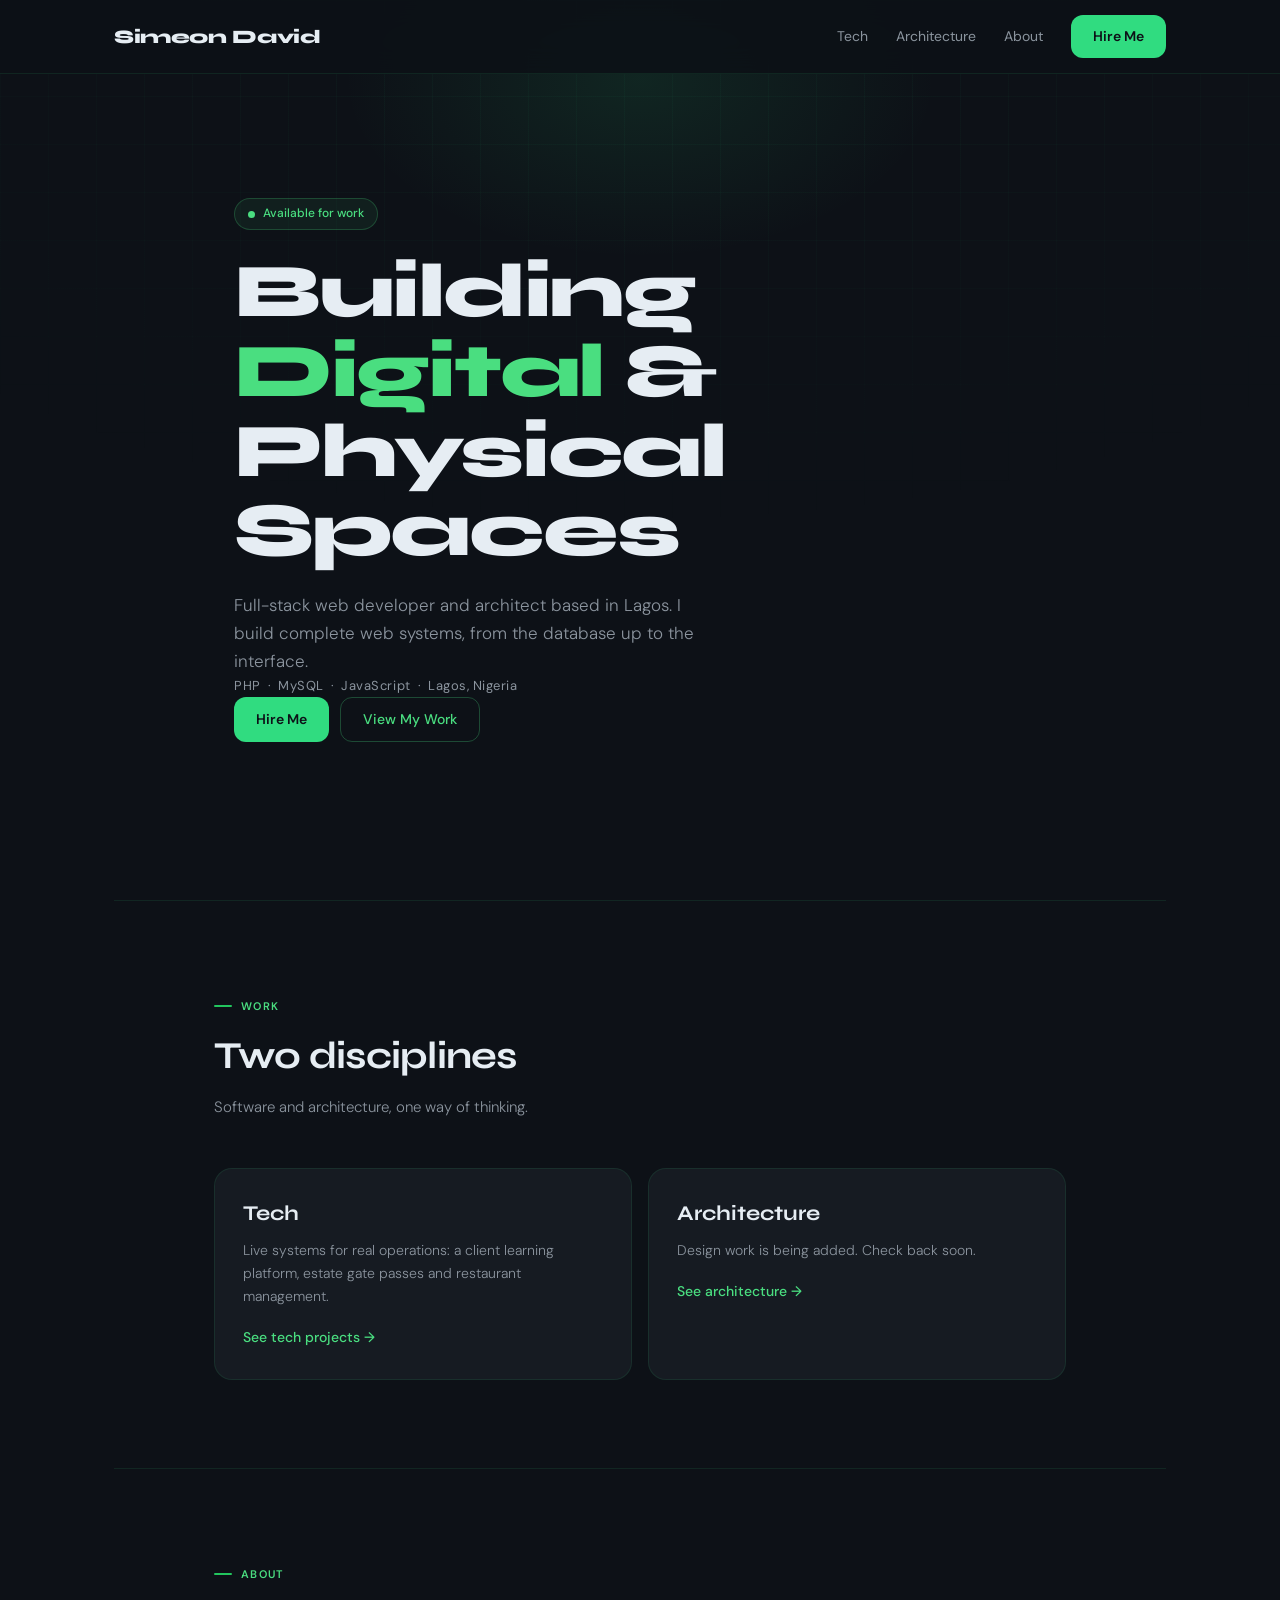
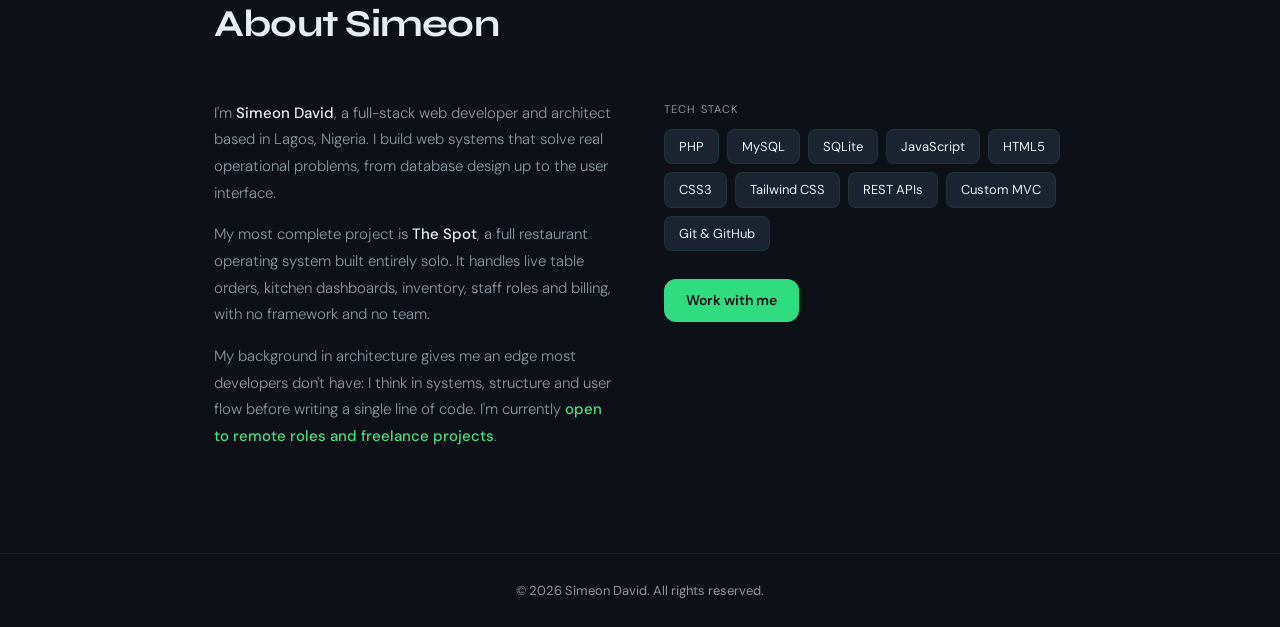
<file: index.html>
<!DOCTYPE html>
<html lang="en">
<head>
<meta charset="UTF-8"><script>document.documentElement.classList.add('js')</script><meta name="viewport" content="width=device-width, initial-scale=1.0">
<title>Simeon David — Web Developer & Architect</title>
<meta name="description" content="Full-stack web developer and architect based in Lagos, Nigeria.">
<link rel="icon" href="img/favicon.svg" type="image/svg+xml">
<link rel="icon" href="img/favicon.ico" sizes="any">
<link rel="apple-touch-icon" href="img/apple-touch-icon.png">
<link rel="manifest" href="site.webmanifest">
<meta name="theme-color" content="#0d1117">
<link rel="preconnect" href="https://fonts.googleapis.com"><link rel="preconnect" href="https://fonts.gstatic.com" crossorigin>
<link href="https://fonts.googleapis.com/css2?family=Syne:wght@400;600;700;800&family=DM+Sans:wght@300;400;500;600&display=swap" rel="stylesheet">
<link rel="stylesheet" href="https://cdnjs.cloudflare.com/ajax/libs/font-awesome/6.6.0/css/all.min.css" crossorigin="anonymous">
<link rel="stylesheet" href="styles.css">
</head>
<body>
<header>
  <div class="nav-inner">
    <a class="nav-logo syne" href="index.html">Simeon David</a>
    <nav class="nav-links">
      <a href="tech.html">Tech</a>
      <a href="architecture.html">Architecture</a>
      <a href="index.html#about">About</a>
      <a href="contact.html" class="btn-green">Hire Me</a>
    </nav>
    <button class="hamburger" id="hamburger" aria-label="Open menu" aria-expanded="false">&#9776;</button>
  </div>
  <div class="mobile-nav" id="mobile-nav">
    <a href="tech.html">Tech</a>
    <a href="architecture.html">Architecture</a>
    <a href="index.html#about">About</a>
    <a href="contact.html" class="btn-green">Hire Me</a>
  </div>
</header>

<div class="hero-wrap">
  <div class="hero-grid"></div><div class="hero-glow"></div>
  <div class="hero">
    <div class="avail-row hs"><span class="avail"><span class="avail-dot"></span>Available for work</span></div>
    <h1 class="hs">Building <em>Digital</em> &amp;<br>Physical Spaces</h1>
    <p class="hero-sub hs">Full-stack web developer and architect based in Lagos. I build complete web systems, from the database up to the interface.</p>
    <p class="hero-meta hs">PHP &nbsp;&middot;&nbsp; MySQL &nbsp;&middot;&nbsp; JavaScript &nbsp;&middot;&nbsp; Lagos, Nigeria</p>
    <div class="hero-ctas hs">
      <a href="contact.html" class="btn-green">Hire Me</a>
      <a href="tech.html" class="btn-outline">View My Work</a>
    </div>
  </div>
</div>
<div class="wide"><hr class="div"></div>
<section>
  <div class="container">
    <p class="eyebrow">Work</p>
    <h2 class="section-title syne">Two disciplines</h2>
    <p class="section-sub">Software and architecture, one way of thinking.</p>
    <div class="doors">
      <a href="tech.html" class="door"><h3>Tech</h3><p>Live systems for real operations: a client learning platform, estate gate passes and restaurant management.</p><span class="go">See tech projects &rarr;</span></a>
      <a href="architecture.html" class="door"><h3>Architecture</h3><p>Design work is being added. Check back soon.</p><span class="go">See architecture &rarr;</span></a>
    </div>
  </div>
</section>
<div class="wide"><hr class="div"></div>
<section id="about">
  <div class="container">
    <p class="eyebrow">About</p>
    <h2 class="section-title syne">About Simeon</h2>
    <div style="margin-bottom:44px"></div>
    <div class="about-grid">
      <div class="about-text">
        <p>I'm <strong>Simeon David</strong>, a full-stack web developer and architect based in Lagos, Nigeria. I build web systems that solve real operational problems, from database design up to the user interface.</p>
        <p>My most complete project is <strong>The Spot</strong>, a full restaurant operating system built entirely solo. It handles live table orders, kitchen dashboards, inventory, staff roles and billing, with no framework and no team.</p>
        <p>My background in architecture gives me an edge most developers don't have: I think in systems, structure and user flow before writing a single line of code. I'm currently <span class="hi">open to remote roles and freelance projects</span>.</p>
      </div>
      <div>
        <p class="skills-label">Tech stack</p>
        <div class="skills-chips">
          <span class="chip">PHP</span><span class="chip">MySQL</span><span class="chip">SQLite</span><span class="chip">JavaScript</span><span class="chip">HTML5</span><span class="chip">CSS3</span><span class="chip">Tailwind CSS</span><span class="chip">REST APIs</span><span class="chip">Custom MVC</span><span class="chip">Git &amp; GitHub</span>
        </div>
        <a href="contact.html" class="btn-green">Work with me</a>
      </div>
    </div>
  </div>
</section>
<footer><p>&copy; <span id="yr"></span> Simeon David. All rights reserved.</p></footer>
<script src="app.js"></script>
</body>
</html>
</file>
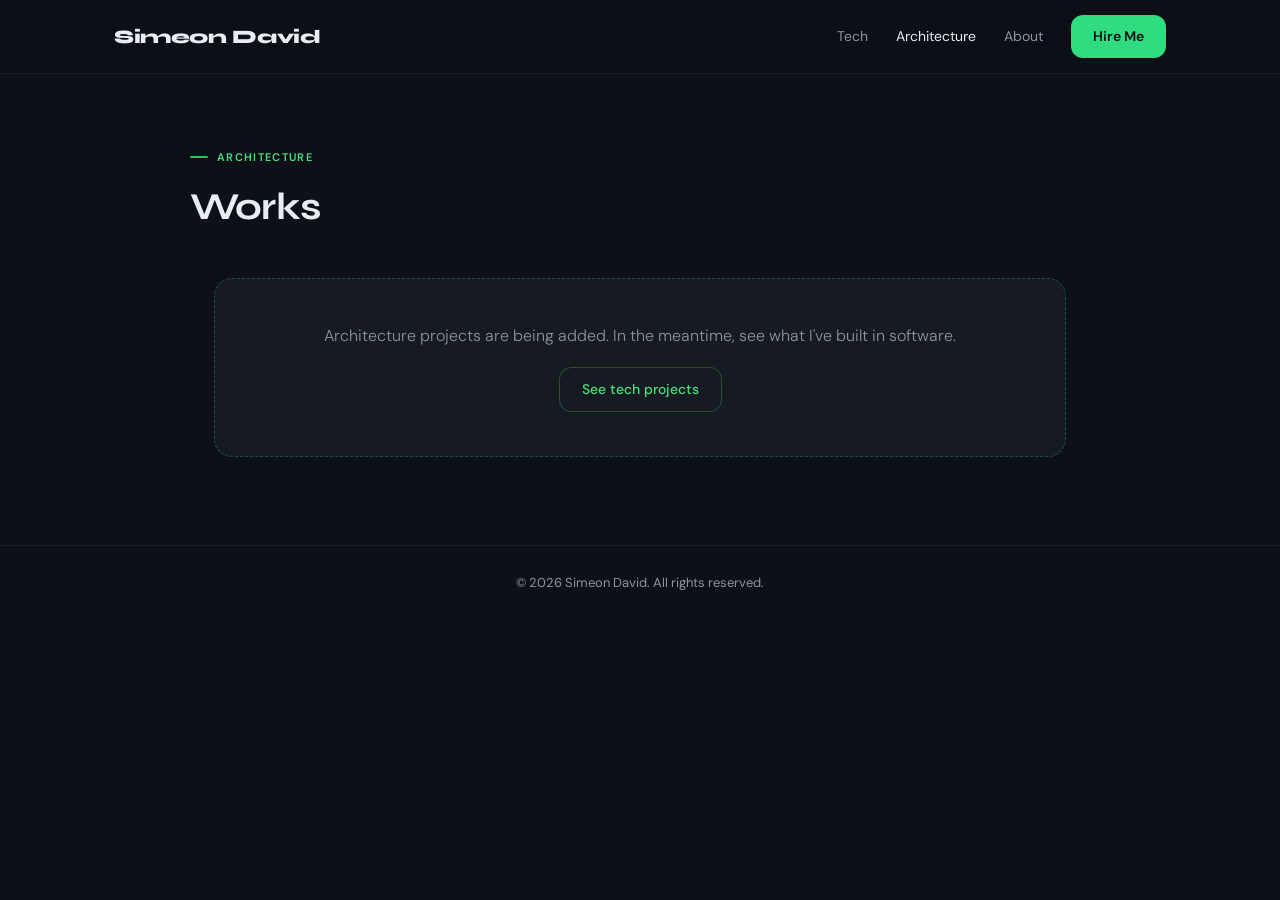
<file: architecture.html>
<!DOCTYPE html>
<html lang="en">
<head>
<meta charset="UTF-8"><script>document.documentElement.classList.add('js')</script><meta name="viewport" content="width=device-width, initial-scale=1.0">
<title>Architecture — Simeon David</title>
<meta name="description" content="Architecture projects by Simeon David.">
<link rel="icon" href="img/favicon.svg" type="image/svg+xml">
<link rel="icon" href="img/favicon.ico" sizes="any">
<link rel="apple-touch-icon" href="img/apple-touch-icon.png">
<link rel="manifest" href="site.webmanifest">
<meta name="theme-color" content="#0d1117">
<link rel="preconnect" href="https://fonts.googleapis.com"><link rel="preconnect" href="https://fonts.gstatic.com" crossorigin>
<link href="https://fonts.googleapis.com/css2?family=Syne:wght@400;600;700;800&family=DM+Sans:wght@300;400;500;600&display=swap" rel="stylesheet">
<link rel="stylesheet" href="https://cdnjs.cloudflare.com/ajax/libs/font-awesome/6.6.0/css/all.min.css" crossorigin="anonymous">
<link rel="stylesheet" href="styles.css">
</head>
<body>
<header>
  <div class="nav-inner">
    <a class="nav-logo syne" href="index.html">Simeon David</a>
    <nav class="nav-links">
      <a href="tech.html">Tech</a>
      <a href="architecture.html" aria-current="page">Architecture</a>
      <a href="index.html#about">About</a>
      <a href="contact.html" class="btn-green">Hire Me</a>
    </nav>
    <button class="hamburger" id="hamburger" aria-label="Open menu" aria-expanded="false">&#9776;</button>
  </div>
  <div class="mobile-nav" id="mobile-nav">
    <a href="tech.html">Tech</a>
    <a href="architecture.html" aria-current="page">Architecture</a>
    <a href="index.html#about">About</a>
    <a href="contact.html" class="btn-green">Hire Me</a>
  </div>
</header>

<div class="container page-head">
  <p class="eyebrow">Architecture</p>
  <h1 class="section-title syne">Works</h1>
</div>
<section style="padding-top:32px">
  <div class="container">
    <div class="empty">
      <p>Architecture projects are being added. In the meantime, see what I've built in software.</p>
      <a href="tech.html" class="btn-outline">See tech projects</a>
    </div>
  </div>
</section>
<footer><p>&copy; <span id="yr"></span> Simeon David. All rights reserved.</p></footer>
<script src="app.js"></script>
</body>
</html>
</file>
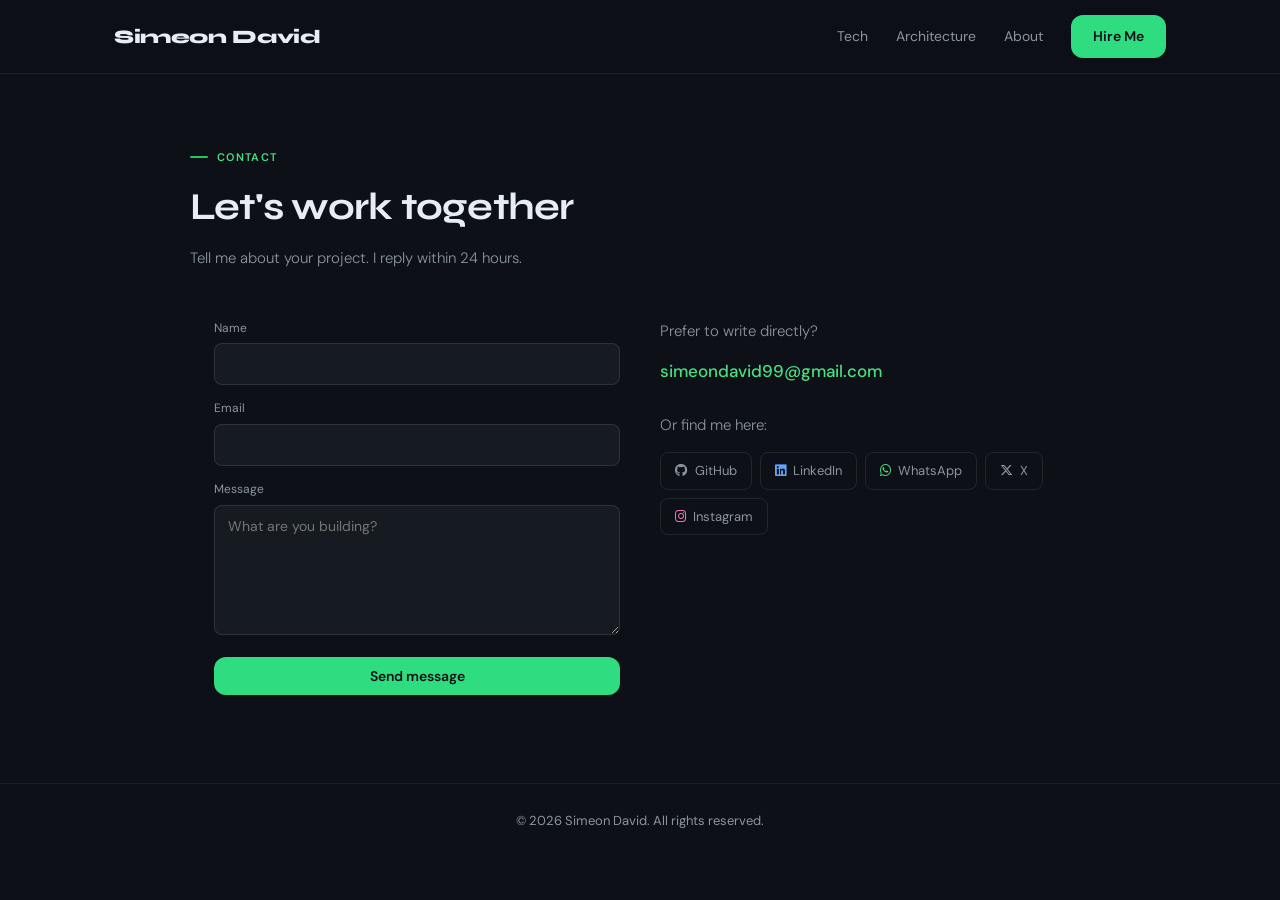
<file: contact.html>
<!DOCTYPE html>
<html lang="en">
<head>
<meta charset="UTF-8"><script>document.documentElement.classList.add('js')</script><meta name="viewport" content="width=device-width, initial-scale=1.0">
<title>Contact — Simeon David</title>
<meta name="description" content="Hire Simeon David for web development and architecture work.">
<link rel="icon" href="img/favicon.svg" type="image/svg+xml">
<link rel="icon" href="img/favicon.ico" sizes="any">
<link rel="apple-touch-icon" href="img/apple-touch-icon.png">
<link rel="manifest" href="site.webmanifest">
<meta name="theme-color" content="#0d1117">
<link rel="preconnect" href="https://fonts.googleapis.com"><link rel="preconnect" href="https://fonts.gstatic.com" crossorigin>
<link href="https://fonts.googleapis.com/css2?family=Syne:wght@400;600;700;800&family=DM+Sans:wght@300;400;500;600&display=swap" rel="stylesheet">
<link rel="stylesheet" href="https://cdnjs.cloudflare.com/ajax/libs/font-awesome/6.6.0/css/all.min.css" crossorigin="anonymous">
<link rel="stylesheet" href="styles.css">
</head>
<body>
<header>
  <div class="nav-inner">
    <a class="nav-logo syne" href="index.html">Simeon David</a>
    <nav class="nav-links">
      <a href="tech.html">Tech</a>
      <a href="architecture.html">Architecture</a>
      <a href="index.html#about">About</a>
      <a href="contact.html" class="btn-green">Hire Me</a>
    </nav>
    <button class="hamburger" id="hamburger" aria-label="Open menu" aria-expanded="false">&#9776;</button>
  </div>
  <div class="mobile-nav" id="mobile-nav">
    <a href="tech.html">Tech</a>
    <a href="architecture.html">Architecture</a>
    <a href="index.html#about">About</a>
    <a href="contact.html" class="btn-green">Hire Me</a>
  </div>
</header>

<div class="container page-head">
  <p class="eyebrow">Contact</p>
  <h1 class="section-title syne">Let's work together</h1>
  <p class="section-sub" style="margin-bottom:0">Tell me about your project. I reply within 24 hours.</p>
</div>
<div class="container">
  <div class="contact-grid">
    <form id="contact-form">
      <div class="field"><label for="name">Name</label><input class="input" id="name" name="name" required autocomplete="name"></div>
      <div class="field"><label for="email">Email</label><input class="input" id="email" name="email" type="email" required autocomplete="email"></div>
      <div class="field"><label for="message">Message</label><textarea class="input" id="message" name="message" required placeholder="What are you building?"></textarea></div>
      <button class="btn-green" type="submit" style="width:100%;justify-content:center">Send message</button>
    </form>
    <div class="direct">
      <p>Prefer to write directly?</p>
      <a class="mail" href="mailto:simeondavid99@gmail.com">simeondavid99@gmail.com</a>
      <p>Or find me here:</p>
      <div class="socials">
        <a href="https://github.com/minty-9" target="_blank" rel="noopener" class="social"><i class="fa-brands fa-github"></i> GitHub</a>
        <a href="https://www.linkedin.com/in/david-simeon-8b136a156" target="_blank" rel="noopener" class="social"><i class="fa-brands fa-linkedin" style="color:#60a5fa"></i> LinkedIn</a>
        <a href="https://wa.link/c4ub0x" target="_blank" rel="noopener" class="social"><i class="fa-brands fa-whatsapp" style="color:#4ade80"></i> WhatsApp</a>
        <a href="https://x.com/onlyoneminty?s=21" target="_blank" rel="noopener" class="social"><i class="fa-brands fa-x-twitter"></i> X</a>
        <a href="https://www.instagram.com/_mintyyy.__" target="_blank" rel="noopener" class="social"><i class="fa-brands fa-instagram" style="color:#f472b6"></i> Instagram</a>
      </div>
    </div>
  </div>
</div>
<footer><p>&copy; <span id="yr"></span> Simeon David. All rights reserved.</p></footer>
<script src="app.js"></script>
</body>
</html>
</file>
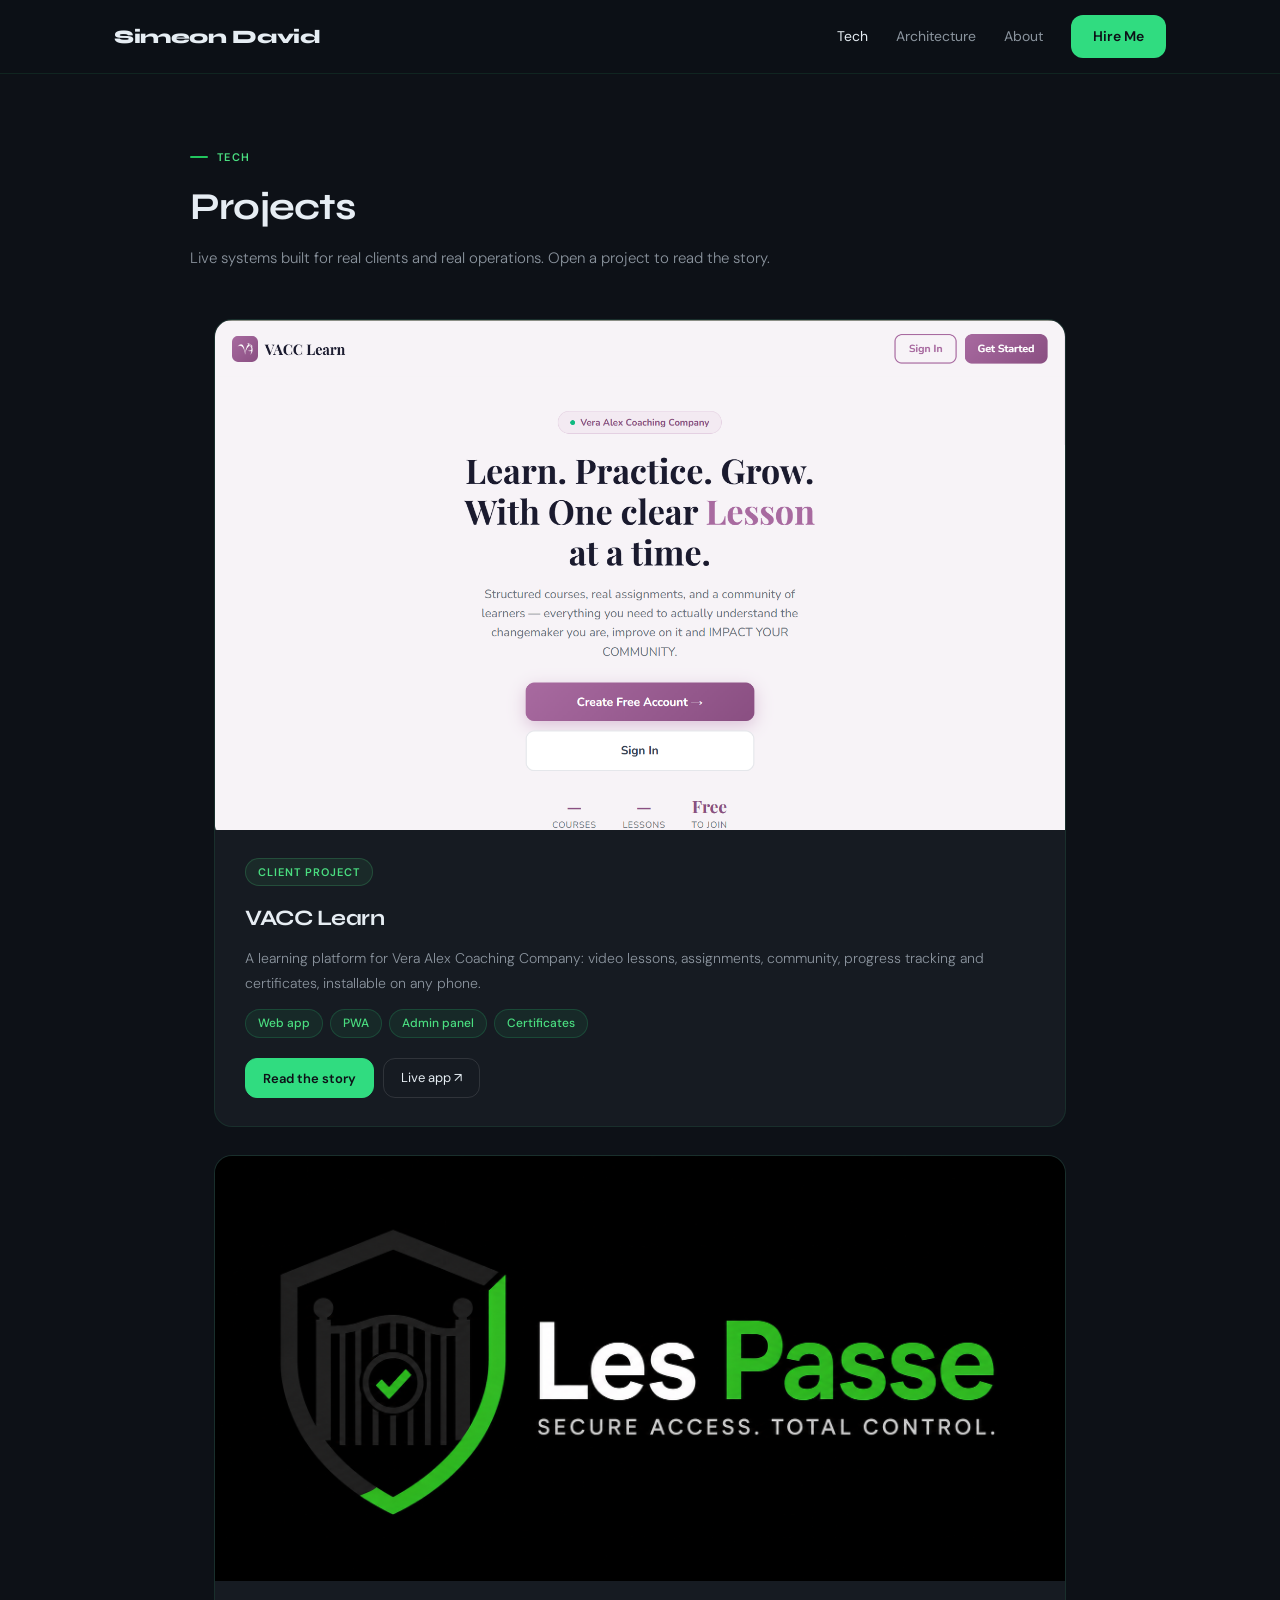
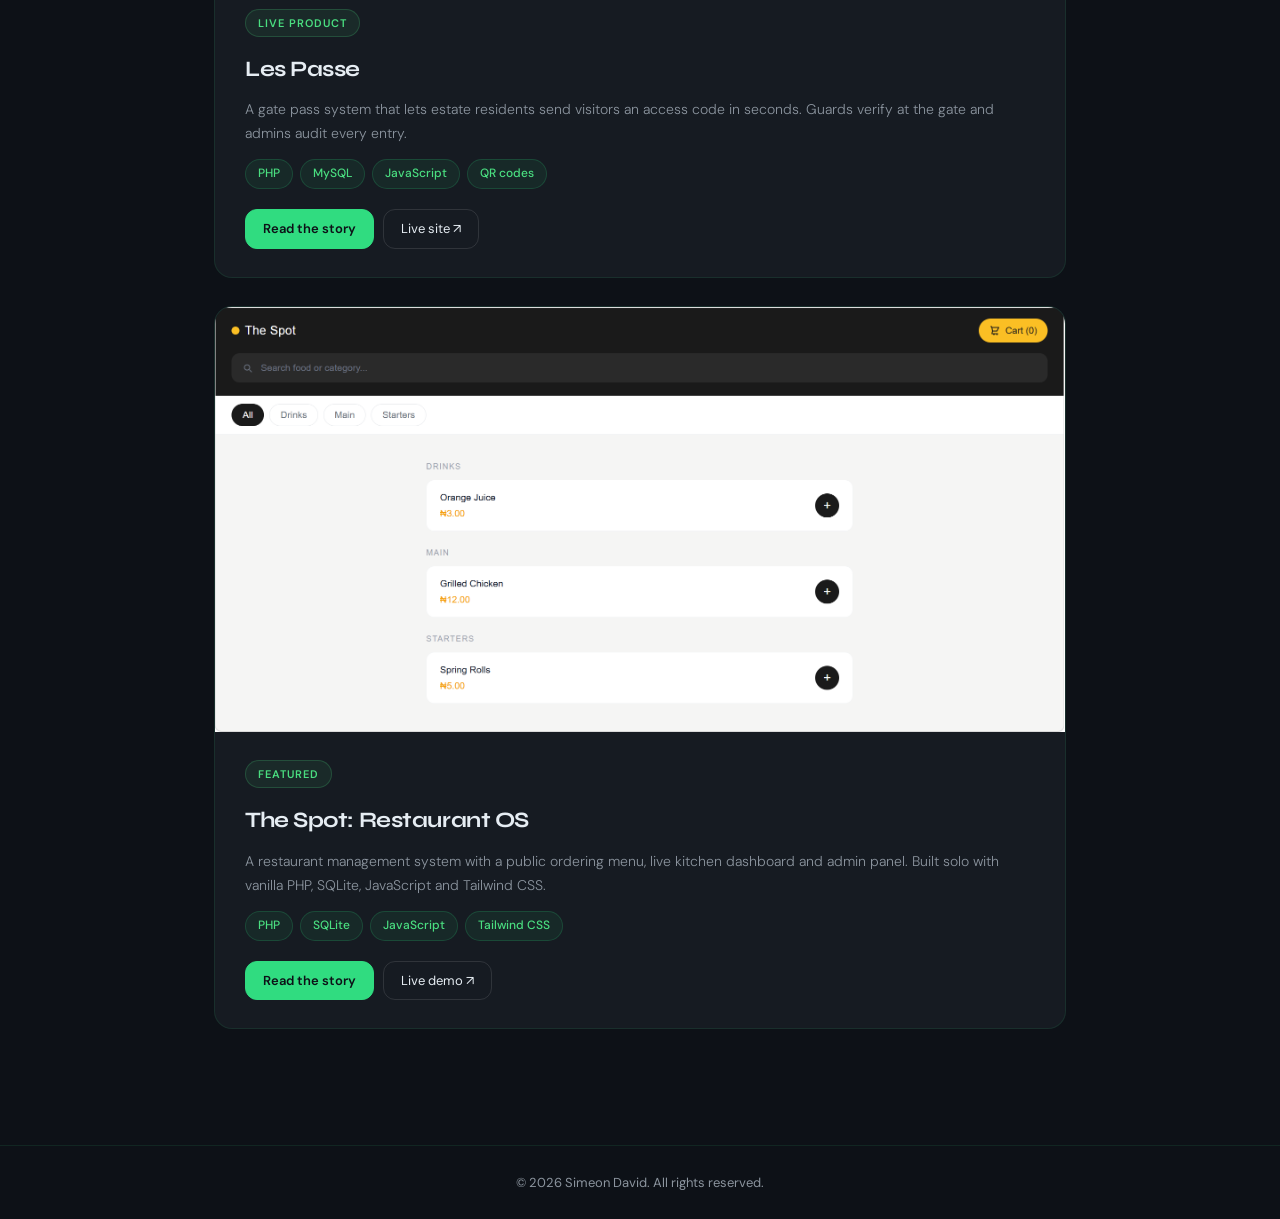
<file: tech.html>
<!DOCTYPE html>
<html lang="en">
<head>
<meta charset="UTF-8"><script>document.documentElement.classList.add('js')</script><meta name="viewport" content="width=device-width, initial-scale=1.0">
<title>Tech — Simeon David</title>
<meta name="description" content="Full-stack projects by Simeon David: Les Passe and The Spot.">
<link rel="icon" href="img/favicon.svg" type="image/svg+xml">
<link rel="icon" href="img/favicon.ico" sizes="any">
<link rel="apple-touch-icon" href="img/apple-touch-icon.png">
<link rel="manifest" href="site.webmanifest">
<meta name="theme-color" content="#0d1117">
<link rel="preconnect" href="https://fonts.googleapis.com"><link rel="preconnect" href="https://fonts.gstatic.com" crossorigin>
<link href="https://fonts.googleapis.com/css2?family=Syne:wght@400;600;700;800&family=DM+Sans:wght@300;400;500;600&display=swap" rel="stylesheet">
<link rel="stylesheet" href="https://cdnjs.cloudflare.com/ajax/libs/font-awesome/6.6.0/css/all.min.css" crossorigin="anonymous">
<link rel="stylesheet" href="styles.css">
</head>
<body>
<header>
  <div class="nav-inner">
    <a class="nav-logo syne" href="index.html">Simeon David</a>
    <nav class="nav-links">
      <a href="tech.html" aria-current="page">Tech</a>
      <a href="architecture.html">Architecture</a>
      <a href="index.html#about">About</a>
      <a href="contact.html" class="btn-green">Hire Me</a>
    </nav>
    <button class="hamburger" id="hamburger" aria-label="Open menu" aria-expanded="false">&#9776;</button>
  </div>
  <div class="mobile-nav" id="mobile-nav">
    <a href="tech.html" aria-current="page">Tech</a>
    <a href="architecture.html">Architecture</a>
    <a href="index.html#about">About</a>
    <a href="contact.html" class="btn-green">Hire Me</a>
  </div>
</header>

<div class="container page-head">
  <p class="eyebrow">Tech</p>
  <h1 class="section-title syne">Projects</h1>
  <p class="section-sub">Live systems built for real clients and real operations. Open a project to read the story.</p>
</div>
<section style="padding-top:0">
  <div class="container">
    <div class="featured"><div class="featured-inner">
      <img src="img/vacc.png" alt="VACC Learn learning platform" class="featured-img" onerror="this.style.display='none'">
      <div class="featured-body">
        <span class="f-badge">Client project</span>
        <h3 class="f-title">VACC Learn</h3>
        <p class="f-desc">A learning platform for Vera Alex Coaching Company: video lessons, assignments, community, progress tracking and certificates, installable on any phone.</p>
        <div class="tags"><span class="tag">Web app</span><span class="tag">PWA</span><span class="tag">Admin panel</span><span class="tag">Certificates</span></div>
        <div class="plinks"><button class="pl-solid" data-case="vacc">Read the story</button><a href="https://app.veraalexcoaching.com" target="_blank" rel="noopener" class="pl-ghost">Live app &#8599;</a></div>
      </div>
    </div></div>
    <div class="featured"><div class="featured-inner">
      <img src="img/lespasse.png" alt="Les Passe gate pass system" class="featured-img" onerror="this.style.display='none'">
      <div class="featured-body">
        <span class="f-badge">Live product</span>
        <h3 class="f-title">Les Passe</h3>
        <p class="f-desc">A gate pass system that lets estate residents send visitors an access code in seconds. Guards verify at the gate and admins audit every entry.</p>
        <div class="tags"><span class="tag">PHP</span><span class="tag">MySQL</span><span class="tag">JavaScript</span><span class="tag">QR codes</span></div>
        <div class="plinks"><button class="pl-solid" data-case="lespasse">Read the story</button><a href="https://www.lespasse.ng" target="_blank" rel="noopener" class="pl-ghost">Live site &#8599;</a></div>
      </div>
    </div></div>
    <div class="featured"><div class="featured-inner">
      <img src="img/spot.png" alt="The Spot Restaurant OS" class="featured-img">
      <div class="featured-body">
        <span class="f-badge">Featured</span>
        <h3 class="f-title">The Spot: Restaurant OS</h3>
        <p class="f-desc">A restaurant management system with a public ordering menu, live kitchen dashboard and admin panel. Built solo with vanilla PHP, SQLite, JavaScript and Tailwind CSS.</p>
        <div class="tags"><span class="tag">PHP</span><span class="tag">SQLite</span><span class="tag">JavaScript</span><span class="tag">Tailwind CSS</span></div>
        <div class="plinks"><button class="pl-solid" data-case="spot">Read the story</button><a href="https://restaurant-ordering-system-lstg.onrender.com" target="_blank" rel="noopener" class="pl-ghost">Live demo &#8599;</a></div>
      </div>
    </div></div>
  </div>
</section>
<div class="cs-overlay" id="cs-overlay" role="dialog" aria-modal="true" aria-labelledby="cs-title">
  <div class="cs-box"><button class="cs-close" aria-label="Close">&times;</button><div id="cs-content"></div></div>
</div>
<footer><p>&copy; <span id="yr"></span> Simeon David. All rights reserved.</p></footer>
<script src="app.js"></script>
</body>
</html>
</file>
<file: styles.css>
*,*::before,*::after{box-sizing:border-box;margin:0;padding:0}
html{scroll-behavior:smooth}
:root{--bg:#0d1117;--card:#161b22;--card2:#1c2330;--border:rgba(48,220,128,.10);--border-h:rgba(48,220,128,.28);--green:#30dc80;--green-dim:#22c55e;--green-t:#4ade80;--green-bg:rgba(48,220,128,.07);--muted:#8b949e;--text:#e6edf3;--r:12px;--r-lg:18px}
body{background:var(--bg);color:var(--text);font-family:'DM Sans',sans-serif;font-size:16px;line-height:1.65;-webkit-font-smoothing:antialiased}
body.lock{overflow:hidden}
img{display:block;max-width:100%}a{text-decoration:none;color:inherit}
:focus-visible{outline:2px solid var(--green-t);outline-offset:3px}
.syne{font-family:'Syne',sans-serif}
.container{max-width:900px;margin:0 auto;padding:0 24px}
.wide{max-width:1100px;margin:0 auto;padding:0 24px}
section{padding:88px 0}
hr.div{border:none;border-top:1px solid var(--border)}
/* nav */
header{position:fixed;top:0;left:0;right:0;z-index:100;background:rgba(13,17,23,.9);backdrop-filter:blur(14px);-webkit-backdrop-filter:blur(14px);border-bottom:1px solid var(--border)}
.nav-inner{display:flex;align-items:center;justify-content:space-between;padding:15px 24px;max-width:1100px;margin:0 auto}
.nav-logo{font-family:'Syne',sans-serif;font-size:19px;font-weight:800;letter-spacing:-.02em}
.nav-links{display:flex;align-items:center;gap:28px}
.nav-links a:not(.btn-green),.mobile-nav a:not(.btn-green){color:var(--muted);font-size:14px;transition:color .2s}
.nav-links a:not(.btn-green):hover,[aria-current=page]{color:var(--text)!important}
.hamburger{display:none;background:none;border:none;color:var(--text);font-size:21px;cursor:pointer;padding:4px}
.mobile-nav{display:none;flex-direction:column;gap:14px;padding:16px 24px 20px;border-top:1px solid var(--border);background:var(--card)}
.mobile-nav.open{display:flex}
.mobile-nav .btn-green{width:fit-content}
/* buttons */
.btn-green,.btn-outline{display:inline-flex;align-items:center;gap:7px;font-family:'DM Sans',sans-serif;font-size:14px;padding:10px 22px;border-radius:var(--r);cursor:pointer;transition:background .2s,border-color .2s,transform .15s}
.btn-green{background:var(--green);color:#0d1117;font-weight:600;border:none}
.btn-green:hover{background:var(--green-dim);transform:translateY(-1px)}
.btn-outline{background:transparent;color:var(--green-t);font-weight:500;border:1px solid rgba(74,222,128,.28)}
.btn-outline:hover{border-color:rgba(74,222,128,.55);background:var(--green-bg);transform:translateY(-1px)}
/* hero */
.hero-wrap{position:relative;overflow:hidden}
.hero-grid{position:absolute;inset:0;pointer-events:none;background-image:linear-gradient(rgba(48,220,128,.035) 1px,transparent 1px),linear-gradient(90deg,rgba(48,220,128,.035) 1px,transparent 1px);background-size:48px 48px;-webkit-mask-image:radial-gradient(ellipse 80% 60% at 50% 0%,#000 30%,transparent 100%);mask-image:radial-gradient(ellipse 80% 60% at 50% 0%,#000 30%,transparent 100%)}
.hero-glow{position:absolute;top:-100px;left:50%;transform:translateX(-50%);width:600px;height:360px;pointer-events:none;background:radial-gradient(ellipse at center,rgba(48,220,128,.10),transparent 70%)}
.hero{min-height:100vh;display:flex;flex-direction:column;justify-content:center;padding:120px 24px 80px;max-width:860px;margin:0 auto;position:relative}
.hero h1{font-family:'Syne',sans-serif;font-size:clamp(40px,7.5vw,76px);font-weight:800;line-height:1.05;letter-spacing:-.03em;margin-bottom:20px}
.hero h1 em{font-style:normal;color:var(--green-t)}
.hero-sub{font-size:17px;color:var(--muted);max-width:480px;margin-bottom:14px;font-weight:300}
.hero-meta{font-size:13px;color:var(--muted);letter-spacing:.04em;margin-bottom:34px;opacity:.7}
.hero-ctas{display:flex;gap:11px;flex-wrap:wrap}
.avail{display:inline-flex;align-items:center;gap:8px;font-size:12px;color:var(--green-t);font-weight:500;background:rgba(74,222,128,.07);border:1px solid rgba(74,222,128,.22);padding:5px 13px;border-radius:999px}
.avail-dot{width:7px;height:7px;border-radius:50%;background:var(--green-t);animation:pulse 2.2s ease-in-out infinite}
@keyframes pulse{50%{opacity:.38}}
.hs{opacity:0;transform:translateY(15px);margin-bottom:0}
.hs.show{opacity:1;transform:none;transition:opacity .55s ease,transform .55s cubic-bezier(.2,.8,.2,1)}
.avail-row{margin-bottom:22px}
/* headings */
.eyebrow{display:inline-flex;align-items:center;gap:9px;font-size:11px;font-weight:600;letter-spacing:.12em;text-transform:uppercase;color:var(--green-t);margin-bottom:10px}
.eyebrow::before{content:'';width:18px;height:2px;background:var(--green-dim);border-radius:2px}
.section-title{font-family:'Syne',sans-serif;font-size:clamp(26px,4vw,38px);font-weight:700;letter-spacing:-.02em;margin-bottom:7px}
.section-sub{font-size:15px;color:var(--muted);margin-bottom:48px;font-weight:300}
.page-head{padding:140px 0 0}
/* doors */
.doors{display:grid;grid-template-columns:repeat(auto-fit,minmax(280px,1fr));gap:16px}
.door{display:block;background:var(--card);border:1px solid var(--border);border-radius:var(--r-lg);padding:28px;transition:border-color .22s,transform .22s}
.door:hover{border-color:var(--border-h);transform:translateY(-3px)}
.door h3{font-family:'Syne',sans-serif;font-size:21px;font-weight:700;margin-bottom:8px}
.door p{color:var(--muted);font-size:14px;font-weight:300;margin-bottom:16px}
.door .go{color:var(--green-t);font-size:14px;font-weight:500}
/* featured projects */
.featured{background:var(--card);border:1px solid var(--border);border-radius:var(--r-lg);overflow:hidden;margin-bottom:28px;transition:border-color .22s}
.featured:hover{border-color:var(--border-h)}
.featured-inner{display:flex;flex-wrap:wrap}
.featured-img{flex:1 1 280px;min-height:220px;object-fit:cover;width:100%}
.featured-body{flex:1 1 280px;padding:28px 30px;display:flex;flex-direction:column;justify-content:center}
.f-badge{display:inline-flex;width:fit-content;font-size:11px;font-weight:600;letter-spacing:.09em;text-transform:uppercase;color:var(--green-t);background:rgba(74,222,128,.08);border:1px solid rgba(74,222,128,.2);padding:4px 12px;border-radius:999px;margin-bottom:14px}
.f-title{font-family:'Syne',sans-serif;font-size:22px;font-weight:700;letter-spacing:-.02em;margin-bottom:10px}
.f-desc{color:var(--muted);font-size:14px;line-height:1.72;margin-bottom:14px;font-weight:300}
.tags{display:flex;flex-wrap:wrap;gap:7px;margin-bottom:20px}
.tag{font-size:12px;padding:4px 12px;border-radius:999px;background:var(--green-bg);border:1px solid rgba(48,220,128,.18);color:var(--green-t);font-weight:500}
.plinks{display:flex;gap:9px;flex-wrap:wrap}
.pl-solid,.pl-ghost,.pl-loom{display:inline-flex;align-items:center;gap:6px;font-size:13px;padding:8px 17px;border-radius:var(--r);cursor:pointer;font-family:inherit;transition:background .2s,border-color .2s}
.pl-solid{background:var(--green);color:#0d1117;font-weight:600;border:1px solid var(--green)}
.pl-solid:hover{background:var(--green-dim)}
.pl-ghost{background:transparent;color:var(--text);border:1px solid rgba(255,255,255,.11)}
.pl-ghost:hover{border-color:rgba(255,255,255,.26);background:rgba(255,255,255,.04)}
.pl-loom{background:transparent;color:#60a5fa;border:1px solid rgba(96,165,250,.25)}
.pl-loom:hover{border-color:rgba(96,165,250,.5);background:rgba(96,165,250,.05)}
.empty{background:var(--card);border:1px dashed var(--border-h);border-radius:var(--r-lg);padding:44px 28px;text-align:center}
.empty p{color:var(--muted);margin-bottom:18px;font-weight:300}
/* about */
.about-grid{display:grid;grid-template-columns:repeat(auto-fit,minmax(270px,1fr));gap:48px}
.about-text p{color:var(--muted);font-size:15px;line-height:1.78;margin-bottom:15px;font-weight:300}
.about-text strong{color:var(--text);font-weight:500}
.about-text .hi{color:var(--green-t);font-weight:500}
.skills-label{font-size:11px;color:var(--muted);text-transform:uppercase;letter-spacing:.1em;margin-bottom:11px}
.skills-chips{display:flex;flex-wrap:wrap;gap:8px;margin-bottom:28px}
.chip{font-size:13px;padding:6px 14px;border-radius:8px;background:var(--card2);border:1px solid var(--border)}
.socials{display:flex;flex-wrap:wrap;gap:8px}
.social{display:inline-flex;align-items:center;gap:7px;font-size:13px;color:var(--muted);border:1px solid rgba(255,255,255,.09);padding:7px 14px;border-radius:8px;transition:color .2s,border-color .2s,background .2s}
.social:hover{color:var(--text);border-color:rgba(255,255,255,.22);background:rgba(255,255,255,.04)}
/* contact */
.contact-grid{display:grid;grid-template-columns:repeat(auto-fit,minmax(280px,1fr));gap:40px;padding:48px 0 88px}
.field{margin-bottom:14px}
.field label{display:block;font-size:12px;color:var(--muted);margin-bottom:5px}
.input{width:100%;background:var(--card);border:1px solid rgba(255,255,255,.1);border-radius:8px;color:var(--text);font-family:inherit;font-size:14px;padding:11px 13px;transition:border-color .2s}
.input:focus{outline:none;border-color:rgba(74,222,128,.5)}
textarea.input{min-height:130px;resize:vertical}
.direct p{color:var(--muted);font-size:15px;font-weight:300;margin-bottom:14px}
.direct .mail{display:inline-block;color:var(--green-t);font-weight:500;font-size:17px;margin-bottom:28px;word-break:break-all}
footer{border-top:1px solid var(--border);padding:26px 24px;text-align:center}
footer p{font-size:13px;color:var(--muted)}
/* case study modal */
.cs-overlay{position:fixed;inset:0;z-index:200;display:none;align-items:center;justify-content:center;padding:20px;background:rgba(0,0,0,.78);backdrop-filter:blur(8px);-webkit-backdrop-filter:blur(8px)}
.cs-overlay.open{display:flex;animation:fadein .2s ease}
.cs-box{position:relative;background:var(--card);border:1px solid var(--border-h);border-radius:var(--r-lg);width:100%;max-width:720px;max-height:90vh;overflow-y:auto;animation:rise .28s cubic-bezier(.2,.8,.2,1)}
@keyframes fadein{from{opacity:0}}
@keyframes rise{from{opacity:0;transform:translateY(18px) scale(.98)}}
.cs-close{position:absolute;top:12px;right:12px;z-index:2;width:36px;height:36px;border-radius:50%;border:none;background:rgba(13,17,23,.85);color:var(--text);font-size:22px;line-height:1;cursor:pointer}
.cs-close:hover{background:var(--bg)}
.cs-img{width:100%;max-height:260px;object-fit:cover}
.cs-body{padding:28px 32px 32px}
.cs-body h2{font-family:'Syne',sans-serif;font-size:26px;letter-spacing:-.02em;margin-bottom:6px}
.cs-lead{color:var(--muted);font-size:15px;font-weight:300;margin-bottom:6px}
.cs-body h3{font-family:'Syne',sans-serif;font-size:15px;font-weight:700;color:var(--green-t);margin:24px 0 6px}
.cs-body p,.cs-body li{color:var(--muted);font-size:14.5px;line-height:1.75;font-weight:300}
.cs-body ul{padding-left:20px}
.cs-body .tags{margin:18px 0 0}
.cs-body .plinks{margin-top:22px}
@media(prefers-reduced-motion:reduce){*{animation:none!important;transition:none!important;scroll-behavior:auto!important}.hs{opacity:1;transform:none}}
@media(max-width:768px){.nav-links{display:none}.hamburger{display:block}section{padding:68px 0}.featured-body{padding:22px}.f-title{font-size:19px}.hero{padding:100px 24px 60px}.cs-body{padding:24px 20px 26px}.page-head{padding-top:110px}}
@media(max-width:480px){.hero h1{font-size:36px}}
/* float-in on scroll (only active when JS is on) */
.js .reveal{opacity:0;transform:translateY(30px);transition:opacity .75s ease var(--d,0s),transform .75s cubic-bezier(.2,.8,.2,1) var(--d,0s),border-color .22s}
.js .reveal.in{opacity:1;transform:none}
</file>
